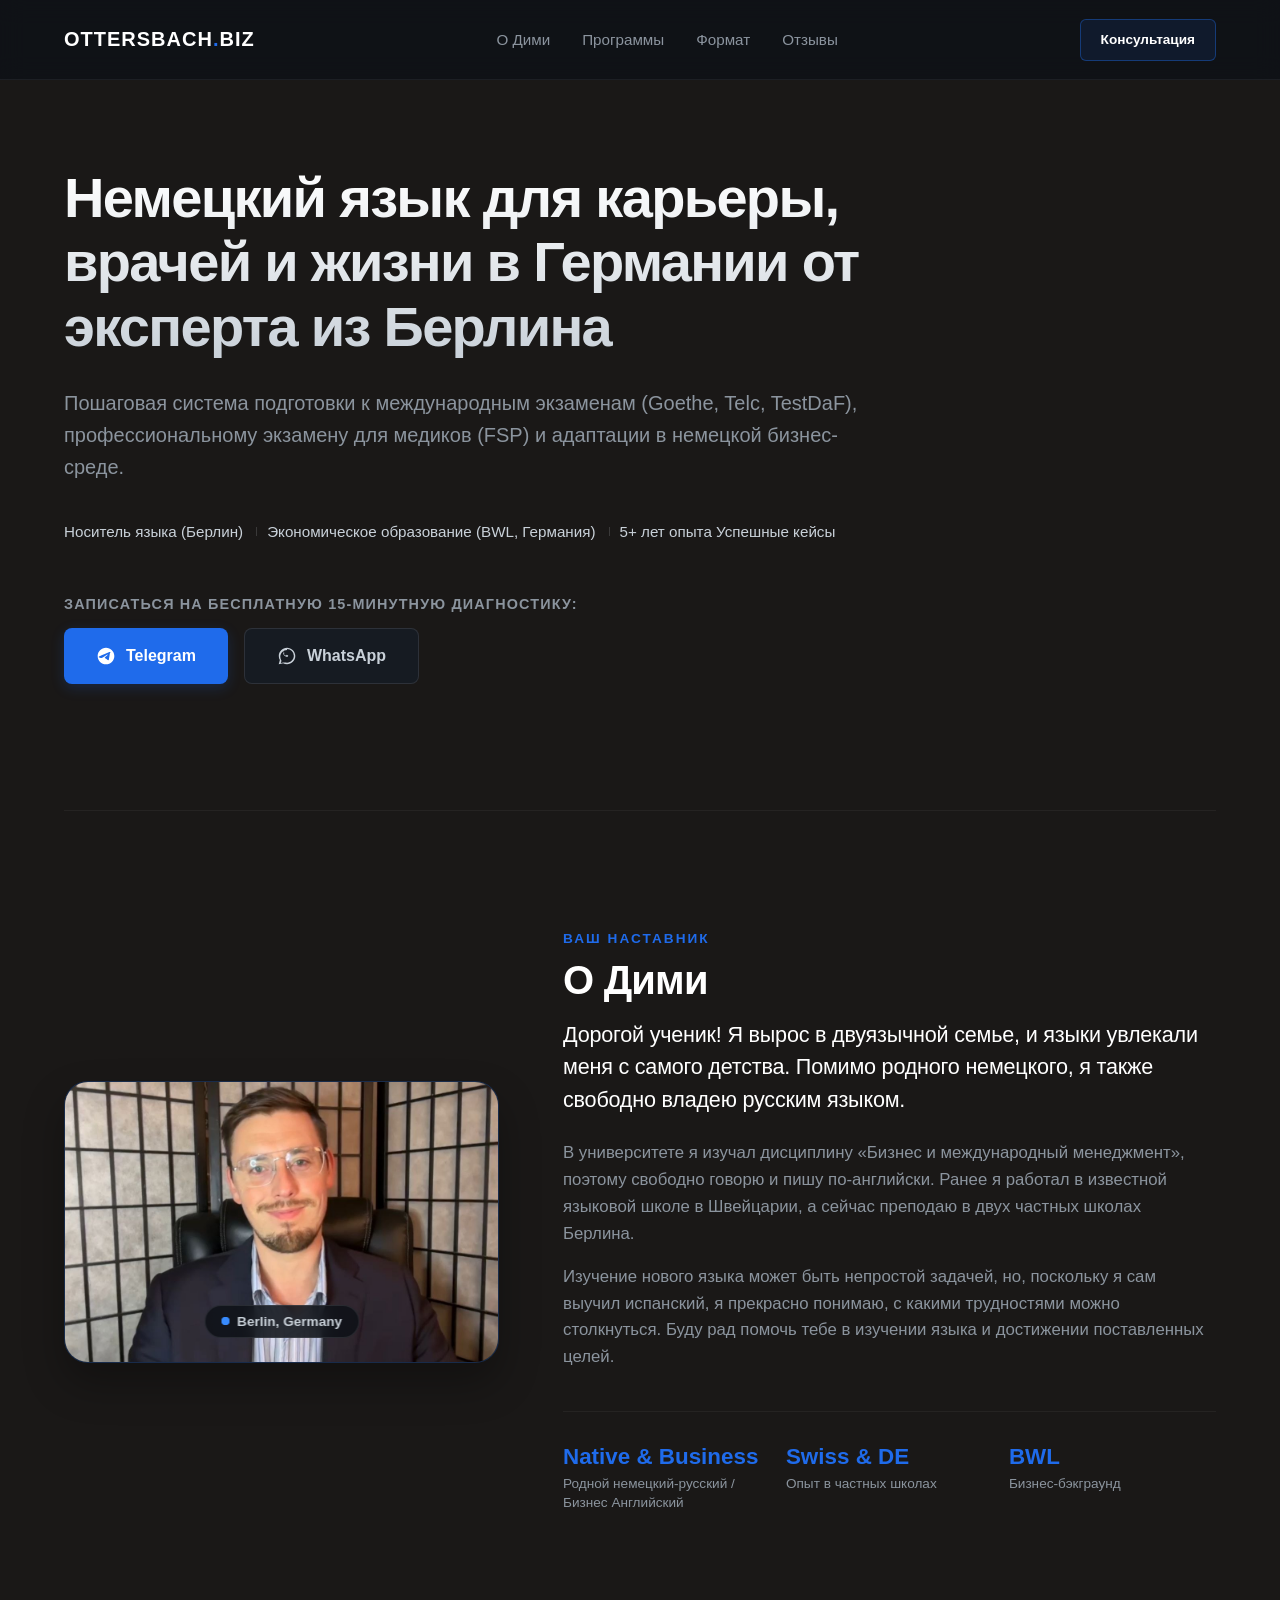
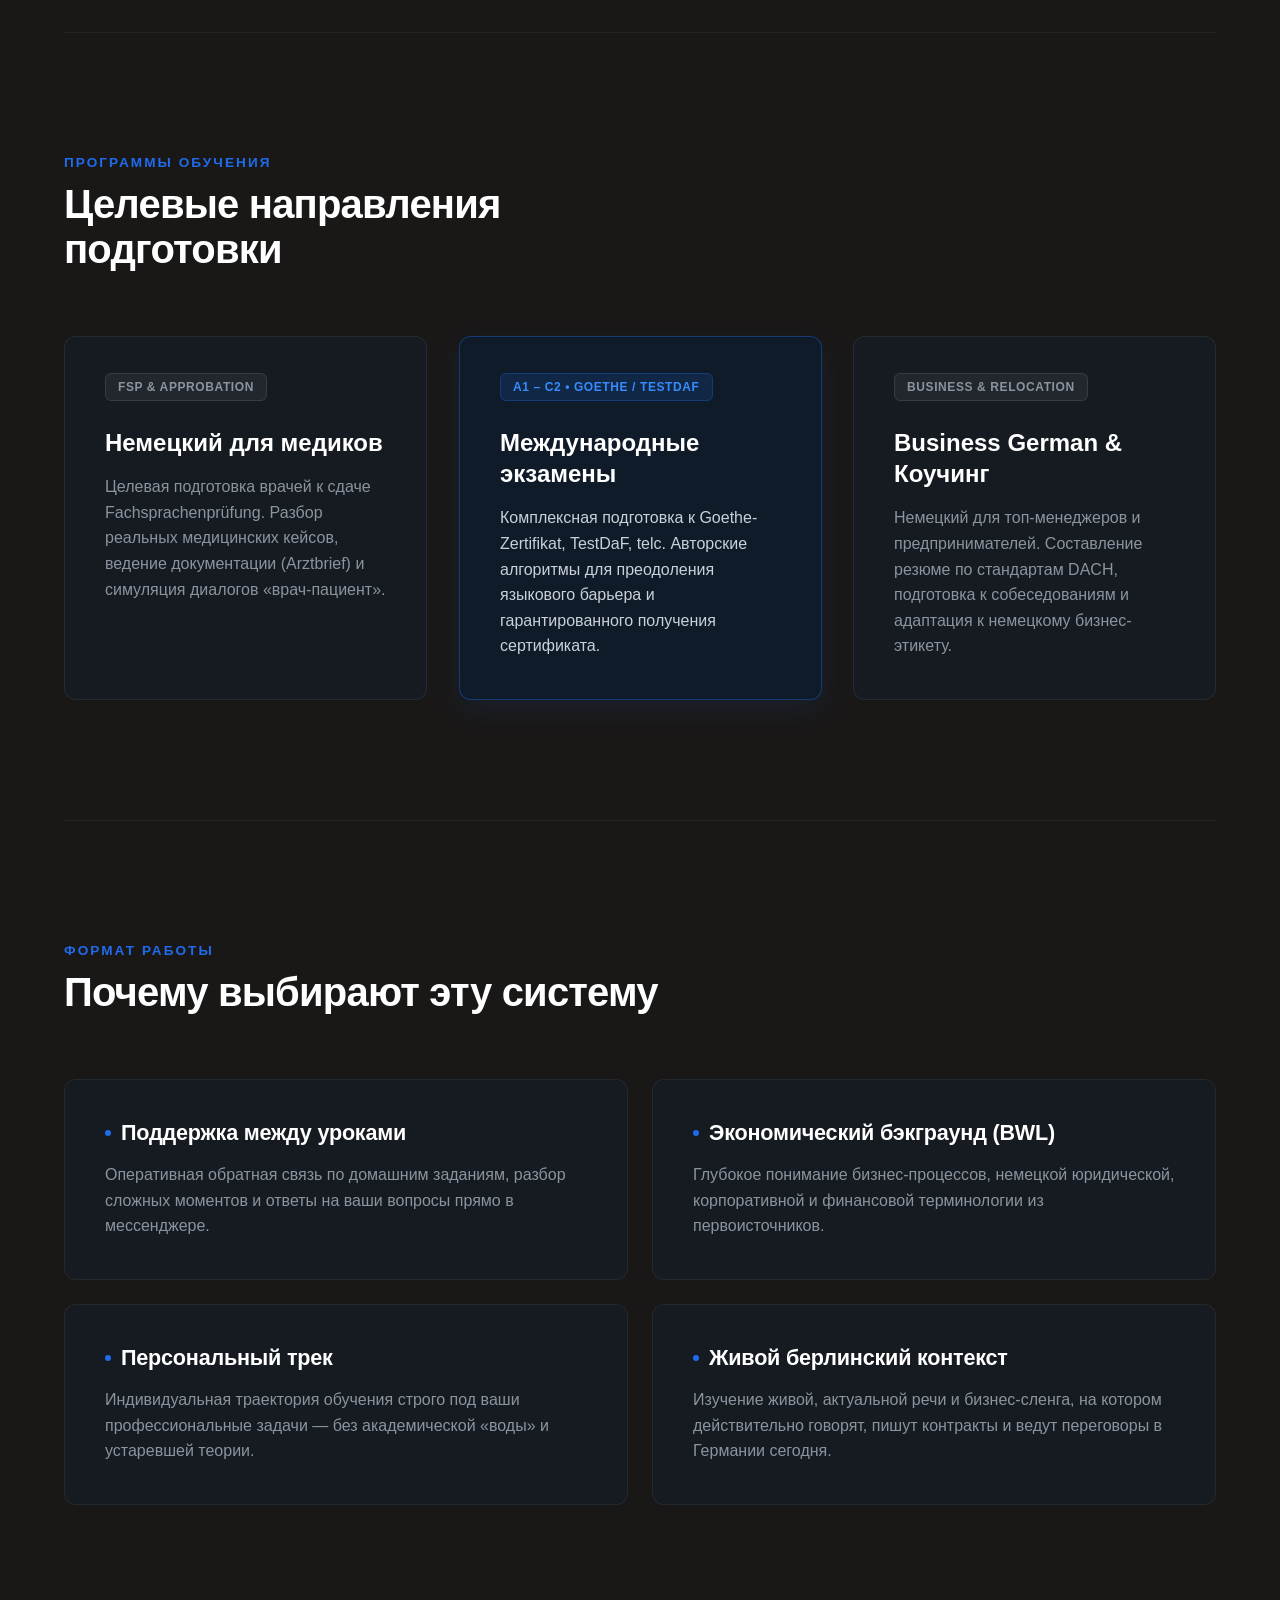
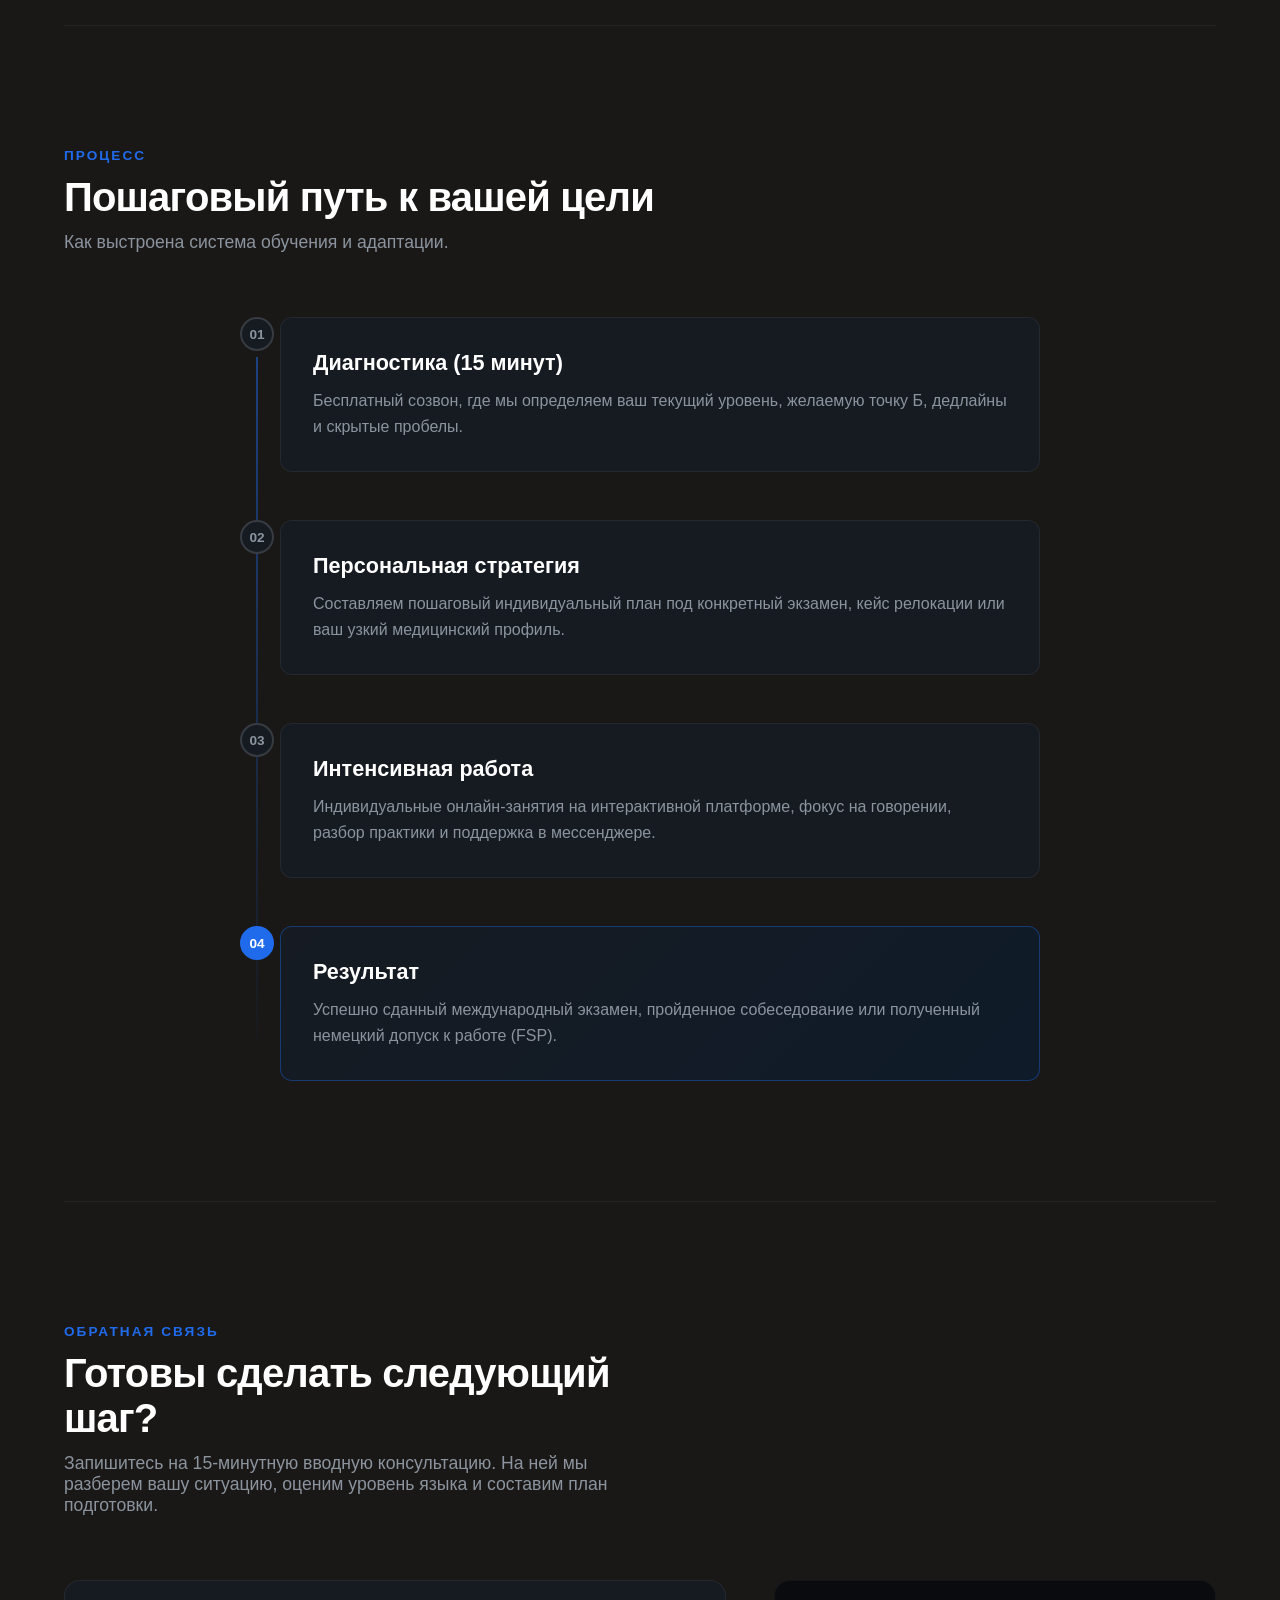
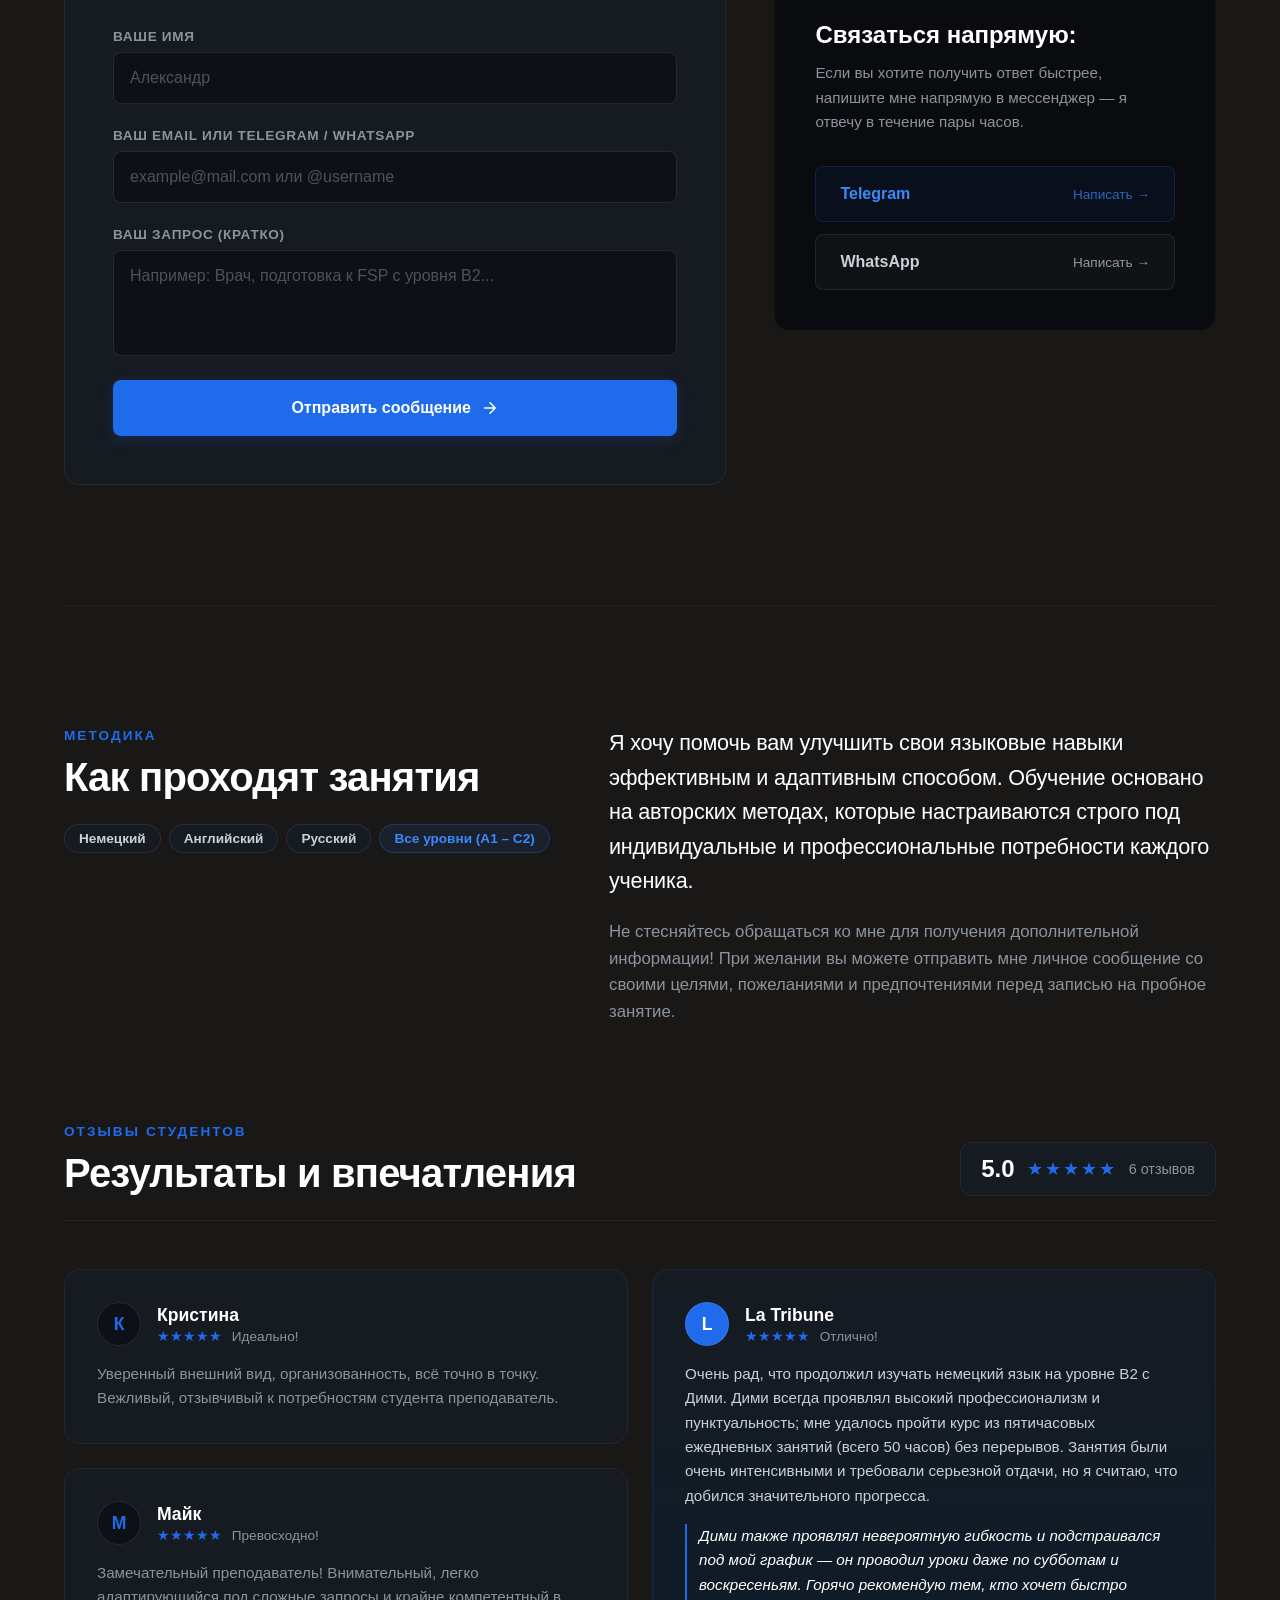
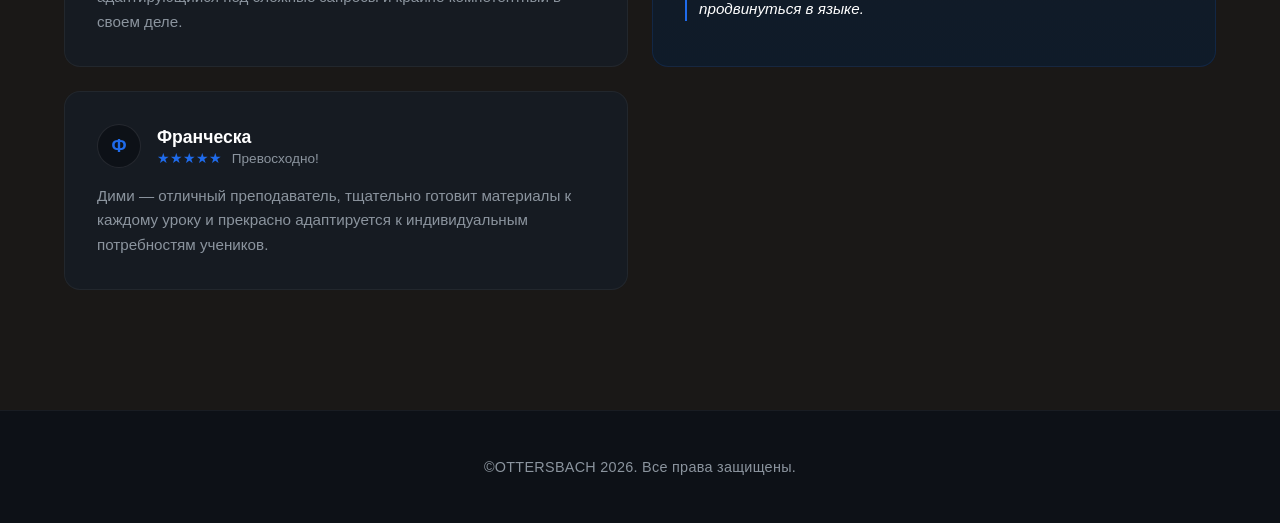
<file: index.html>
<!DOCTYPE html>
<html>
<head>
	<meta charset="utf-8">
	<meta name="viewport" content="width=device-width, initial-scale=1">
	<title>Немецкий язык для карьеры и врачей</title>
	<meta name="google-site-verification" content="y7qmqXjB9XDCtirf7opllsenslTbFjyKiylzVucHx1Q" />
	<meta name="description" content="Подготовка к немецкому языку для карьеры, врачей и жизни в Германии от эксперта из Берлина. Индивидуальный план обучения и подготовка к FSP. Запишитесь на диагностику!">
    
    <!-- keywords -->
    <meta name="keywords" content="немецкий язык, немецкий для врачей, подготовка к FSP, немецкий для карьеры, переезд в Германию, учитель немецкого Берлин, курсы немецкого онлайн">
    
    <!-- Open Tags for socials -->
    <meta property="og:title" content="Немецкий язык для карьеры и врачей от эксперта из Берлина">
    <meta property="og:description" content="Запишитесь на 15-минутную вводную консультацию. Оценим уровень языка и составим план подготовки к переезду.">
    <meta property="og:type" content="website">
    <meta property="og:url" content="https://ottersbach.biz">
    <!-- Site preview -->
    <meta property="og:image" content="https://ottersbach.biz">
	<link rel="icon" type="image/png" href="images/flags.png">
	<link rel="stylesheet" type="text/css" href="global.css">
</head>
<body>
	<header class="site-header">
    	<div class="header-container">
        	<a href="#" class="logo">
            	OTTERSBACH<span class="logo-dot">.</span>BIZ
        	</a>

        	<!-- Navigation -->
        	<nav class="desktop-nav">
            	<a href=".expert-section" class="nav-link">О Дими</a>
				<a href=".programs-section" class="nav-link">Программы</a>
            	<a href=".skills-section" class="nav-link">Формат</a>
            	<a href=".reviews-wrapper" class="nav-link">Отзывы</a>
        	</nav>

        	<!-- CTA -->
        	<div class="header-action">
            	<a href=".contact-section" class="btn-header">Консультация</a>
        	</div>
    	</div>
	</header>

	<main class="main-container">
    <section class="hero-section">
        <div class="content-block">
            <!-- Main Header-->
            <h1 class="main-title">Немецкий язык для карьеры, врачей и жизни в Германии от эксперта из Берлина</h1>
            <p class="description">
                Пошаговая система подготовки к международным экзаменам (Goethe, Telc, TestDaF), профессиональному экзамену для медиков (FSP) и адаптации в немецкой бизнес-среде.
            </p>
            
            <ul class="badge-flex">
                <li class="badge">Носитель языка (Берлин)</li>
                <li class="badge">Экономическое образование (BWL, Германия)</li>
                <li class="badge">5+ лет опыта  Успешные кейсы</li>    
            </ul>
        
            <div class="cta-container">
                <p class="cta-label">Записаться на бесплатную 15-минутную диагностику:</p>
                <div class="button-group">
                    <a href="https://t.me/DIMIOTT" class="btn btn-telegram" target="_blank" rel="noopener">
                        <svg viewBox="0 0 24 24" class="btn-icon"><path d="M12 2C6.48 2 2 6.48 2 12s4.48 10 10 10 10-4.48 10-10S17.52 2 12 2zm4.64 6.8c-.15 1.58-.8 5.42-1.13 7.19-.14.75-.42 1-.68 1.03-.58.05-1.02-.38-1.58-.75-.88-.58-1.38-.94-2.23-1.5-1-.65-.35-1.01.22-1.59.15-.15 2.71-2.48 2.76-2.69.01-.03.01-.14-.07-.2-.08-.06-.19-.04-.27-.02-.12.02-1.96 1.25-5.54 3.66-.52.36-1 .53-1.42.52-.47-.01-1.37-.26-2.03-.48-.82-.27-1.47-.42-1.42-.88.03-.24.35-.49.96-.74 3.78-1.65 6.31-2.74 7.58-3.27 3.61-1.51 4.36-1.77 4.85-1.78.11 0 .35.03.5.16.13.12.17.29.18.41 0 .04-.01.17-.02.22z"/></svg>
                        Telegram
                    </a>
                    <a href="https://wa.me/4915905375996" class="btn btn-whatsapp" target="_blank" rel="noopener">
                        <svg viewBox="0 0 24 24" class="btn-icon"><path d="M12.04 2c-5.46 0-9.91 4.45-9.91 9.91 0 1.75.46 3.45 1.32 4.95L2.05 22l5.25-1.38c1.45.79 3.08 1.21 4.74 1.21 5.46 0 9.91-4.45 9.91-9.91 0-2.62-1.02-5.1-2.87-6.95C17.15 3.02 14.66 2 12.04 2zm0 1.66c2.18 0 4.23.85 5.77 2.39a8.16 8.16 0 0 1 2.39 5.77c0 4.51-3.67 8.18-8.18 8.18-1.44 0-2.85-.38-4.1-.1l-.29-.17-3.05.8.81-2.97-.19-.3a8.14 8.14 0 0 1-1.25-4.24c0-4.51 3.67-8.18 8.19-8.18zm-3.6 3.86c-.2 0-.34.05-.47.16-.13.11-.51.5-.51 1.21s.52 1.4.59 1.5c.07.1 1.01 1.55 2.46 2.18.34.15.61.24.82.31.35.11.66.1.91.06.28-.04.85-.35 1.01-.74.15-.38.15-.72.11-.79-.04-.07-.16-.11-.33-.2-.17-.08-1.01-.5-1.17-.55-.16-.06-.27-.08-.39.11-.12.18-.45.56-.55.68-.1.11-.2.13-.37.04-.17-.08-.71-.26-1.35-.83-.5-.45-.83-.99-.93-1.16-.1-.17-.01-.27.08-.35.08-.08.17-.2.25-.3.09-.1.12-.17.18-.29.06-.12.03-.23-.01-.31-.04-.08-.39-.95-.54-1.31-.14-.35-.29-.3-.39-.31l-.33-.01z"/></svg>
                        WhatsApp
                    </a>
                </div>
            </div>
        </div>
    </section>
	<section class="expert-section animate-on-scroll">
    	<div class="expert-grid">
        	<div class="expert-visual animate-on-scroll">
    			<img src="images/avatar.jpg" alt="Dimi -  german language teacher" class="expert-photo">
    			<div class="expert-location-tag">
        			<span class="pulse-dot"></span> Berlin, Germany
    			</div>
			</div>

        	<div class="expert-content animate-on-scroll">
            	<span class="section-subtitle">Ваш наставник</span>
            	<h2 class="section-title">О Дими</h2>
            
            	<p class="expert-lead-text">
                Дорогой ученик! Я вырос в двуязычной семье, и языки увлекали меня с самого детства. Помимо родного немецкого, я также свободно владею русским языком.
            	</p>
            
            	<p class="expert-description-text">
                В университете я изучал дисциплину «Бизнес и международный менеджмент», поэтому свободно говорю и пишу по-английски. Ранее я работал в известной языковой школе в Швейцарии, а сейчас преподаю в двух частных школах Берлина.
            	</p>
            
            	<p class="expert-description-text">
                	Изучение нового языка может быть непростой задачей, но, поскольку я сам выучил испанский, я прекрасно понимаю, с какими трудностями можно столкнуться. Буду рад помочь тебе в изучении языка и достижении поставленных целей.
            	</p>

            	<div class="expert-metrics">
                	<div class="metric-item">
                    	<span class="metric-value">Native & Business</span>
                    	<span class="metric-label">Родной немецкий-русский / Бизнес Английский</span>
                	</div>
                <div class="metric-item">
                    <span class="metric-value">Swiss & DE</span>
                    <span class="metric-label">Опыт в частных школах</span>
                </div>
                <div class="metric-item">
                    <span class="metric-value">BWL</span>
                    <span class="metric-label">Бизнес-бэкграунд</span>
                </div>
            		</div>
        		</div>
    		</div>
		</section>

		
		<section class="programs-section animate-on-scroll">
    	<div class="section-header">
        	<span class="section-subtitle">Программы обучения</span>
        	<h2 class="section-title">Целевые направления подготовки</h2>
    	</div>
    	<ul class="programs-grid">
        <!-- 1 Card Medicine -->
        	<li class="program-card animate-on-scroll">
            	<div class="card-head">
                	<span class="program-tag tag-medical">FSP & Approbation</span>
            	</div>
            	<h3 class="card-title">Немецкий для медиков</h3>
            	<p class="card-description">
                	Целевая подготовка врачей к сдаче Fachsprachenprüfung. Разбор реальных медицинских кейсов, ведение документации (Arztbrief) и симуляция диалогов «врач-пациент».
            	</p>
        	</li>
        <!-- 2 Card Exams -->
        	<li class="program-card card-highlight animate-on-scroll">
            	<div class="card-head">
                	<span class="program-tag tag-exam">A1 – C2 • Goethe / TestDaF</span>
            	</div>
            	<h3 class="card-title">Международные экзамены</h3>
            	<p class="card-description">
                	Комплексная подготовка к Goethe-Zertifikat, TestDaF, telc. Авторские алгоритмы для преодоления языкового барьера и гарантированного получения сертификата.
            	</p>
        	</li>
        <!-- 3 Card business -->
        	<li class="program-card animate-on-scroll">
            	<div class="card-head">
                	<span class="program-tag tag-business">Business & Relocation</span>
            	</div>
            	<h3 class="card-title">Business German & Коучинг</h3>
            	<p class="card-description">
                	Немецкий для топ-менеджеров и предпринимателей. Составление резюме по стандартам DACH, подготовка к собеседованиям и адаптация к немецкому бизнес-этикету.
            	</p>
        	</li>
    	</ul>
	</section>
	<section class="skills-section animate-on-scroll">
    	<div class="section-header animate-on-scroll">
        	<span class="section-subtitle animate-on-scroll">Формат работы</span>
        	<h2 class="section-title animate-on-scroll">Почему выбирают эту систему</h2>
    	</div>
    	<div class="skills-grid">
        	<!-- Item 1 -->
        	<div class="skill-card animate-on-scroll">
            	<h3 class="skill-card-title">Поддержка между уроками</h3>
            	<p class="skill-card-text">
                	Оперативная обратная связь по домашним заданиям, разбор сложных моментов и ответы на ваши вопросы прямо в мессенджере.
            	</p>
        	</div>
        	<!-- Item 2 -->
        	<div class="skill-card animate-on-scroll">
            	<h3 class="skill-card-title">Экономический бэкграунд (BWL)</h3>
            	<p class="skill-card-text">
                	Глубокое понимание бизнес-процессов, немецкой юридической, корпоративной и финансовой терминологии из первоисточников.
            	</p>
        	</div>
        	<!-- Item 3 -->
        	<div class="skill-card animate-on-scroll">
            	<h3 class="skill-card-title">Персональный трек</h3>
            	<p class="skill-card-text">
                	Индивидуальная траектория обучения строго под ваши профессиональные задачи — без академической «воды» и устаревшей теории.
            	</p>
        	</div>
        	<!-- Item 4 -->
        	<div class="skill-card animate-on-scroll">
            	<h3 class="skill-card-title">Живой берлинский контекст</h3>
            	<p class="skill-card-text">
                	Изучение живой, актуальной речи и бизнес-сленга, на котором действительно говорят, пишут контракты и ведут переговоры в Германии сегодня.
            	</p>
        	</div>
    	</div>
	</section>
	<section class="roadmap-section">
    	<div class="section-header animate-on-scroll">
        	<span class="section-subtitle">Процесс</span>
        	<h2 class="section-title">Пошаговый путь к вашей цели</h2>
        	<p class="section-description-text">Как выстроена система обучения и адаптации.</p>
    	</div>
    <!-- Container -->
    	<div class="roadmap-timeline">
        	<!-- Step 1 -->
        	<div class="roadmap-step animate-on-scroll">
            	<div class="step-badge">
                	<span class="step-number">01</span>
            	</div>
            	<div class="step-content">
                	<h3 class="step-title">Диагностика (15 минут)</h3>
                	<p class="step-text">Бесплатный созвон, где мы определяем ваш текущий уровень, желаемую точку Б, дедлайны и скрытые пробелы.</p>
            	</div>
        	</div>
        	<!-- Step 2 -->
        	<div class="roadmap-step animate-on-scroll">
            	<div class="step-badge">
                	<span class="step-number">02</span>
            	</div>
            <div class="step-content">
                <h3 class="step-title">Персональная стратегия</h3>
                <p class="step-text">Составляем пошаговый индивидуальный план под конкретный экзамен, кейс релокации или ваш узкий медицинский профиль.</p>
            </div>
        </div>
        <!-- Step 3 -->
        <div class="roadmap-step animate-on-scroll">
            <div class="step-badge">
                <span class="step-number">03</span>
            </div>
            <div class="step-content">
                <h3 class="step-title">Интенсивная работа</h3>
                <p class="step-text">Индивидуальные онлайн-занятия на интерактивной платформе, фокус на говорении, разбор практики и поддержка в мессенджере.</p>
            </div>
        </div>
        <!-- Step 4 -->
        <div class="roadmap-step step-success animate-on-scroll">
            <div class="step-badge">
                <span class="step-number">04</span>
            </div>
            <div class="step-content">
                <h3 class="step-title">Результат</h3>
                <p class="step-text">Успешно сданный международный экзамен, пройденное собеседование или полученный немецкий допуск к работе (FSP).</p>
            </div>
        </div>
    </div>
	</section>
	<section class="contact-section">
    	<div class="section-header">
        	<span class="section-subtitle">Обратная связь</span>
        	<h2 class="section-title">Готовы сделать следующий шаг?</h2>
        	<p class="section-description-text">Запишитесь на 15-минутную вводную консультацию. На ней мы разберем вашу ситуацию, оценим уровень языка и составим план подготовки.</p>
    	</div>
    	<div class="contact-grid-layout">
        <!-- Left -->
        	<div class="contact-form-wrapper">
            	<form class="contact-form" action="mailto:dimitri@ottersbach.biz" method="GET" enctype="text/plain" id="landing-contact-form">
    				<div class="form-group">
        				<label for="name" class="form-label">Ваше имя</label>
        				<input type="text" id="name" name="Имя клиента" class="form-input" placeholder="Александр" required>
    				</div>
    				<div class="form-group">
        				<label for="email" class="form-label">Ваш Email или Telegram / WhatsApp</label>
        				<input type="text" id="email" name="Контакты клиента" class="form-input" placeholder="example@mail.com или @username" required>
    				</div>
    				<div class="form-group">
        				<label for="message" class="form-label">Ваш запрос (кратко)</label>
        				<textarea id="message" name="Текст запроса" class="form-input form-textarea" rows="4" placeholder="Например: Врач, подготовка к FSP с уровня B2..." required></textarea>
    				</div>
    				<button type="submit" class="btn btn-submit" id="submit-btn">
        				Отправить сообщение 
        				<svg viewBox="0 0 24 24" class="btn-arrow"><path d="M5 12h14M12 5l7 7-7 7" stroke="currentColor" stroke-width="2" fill="none" stroke-linecap="round" stroke-linejoin="round"/></svg>
    				</button>
				</form>
        	</div>
        	<div class="contact-info-wrapper">
            		<div class="direct-connections-panel">
                		<h3 class="panel-title">Связаться напрямую:</h3>
                		<p class="panel-text">Если вы хотите получить ответ быстрее, напишите мне напрямую в мессенджер — я отвечу в течение пары часов.</p>
                		<div class="connections-stack">
                    		<a href="https://t.me/DIMIOTT" target="_blank" rel="noopener" class="conn-card conn-telegram">
                        		<span class="conn-name">Telegram</span>
                        		<span class="conn-action">Написать &rarr;</span>
                    		</a>
                    		<a href="https://wa.me/4915905375996" target="_blank" rel="noopener" class="conn-card conn-whatsapp">
                        		<span class="conn-name">WhatsApp</span>
                        		<span class="conn-action">Написать &rarr;</span>
                    		</a>
                		</div>
            		</div>
        	</div>
    	</div>
	</section>
<section class="about-lessons-section animate-on-scroll">
    <div class="lessons-intro-grid">
        <div class="lessons-meta animate-on-scroll">
            <span class="section-subtitle">Методика</span>
            <h2 class="section-title">Как проходят занятия</h2>
            
            <div class="language-tags">
                <span class="lang-badge">Немецкий</span>
                <span class="lang-badge">Английский</span>
                <span class="lang-badge">Русский</span>
                <span class="lang-level">Все уровни (A1 – C2)</span>
            </div>
        </div>
        
        <div class="lessons-text-block animate-on-scroll">
            <p class="lessons-main-text">
                Я хочу помочь вам улучшить свои языковые навыки эффективным и адаптивным способом. Обучение основано на авторских методах, которые настраиваются строго под индивидуальные и профессиональные потребности каждого ученика.
            </p>
            <p class="lessons-sub-text">
                Не стесняйтесь обращаться ко мне для получения дополнительной информации! При желании вы можете отправить мне личное сообщение со своими целями, пожеланиями и предпочтениями перед записью на пробное занятие.
            </p>
        </div>
    </div>

    <div class="reviews-wrapper animate-on-scroll">
        <div class="reviews-header animate-on-scroll">
            <div class="reviews-title-box">
                <span class="section-subtitle">Отзывы студентов</span>
                <h2 class="section-title">Результаты и впечатления</h2>
            </div>
            <div class="rating-total-badge">
                <span class="rating-number">5.0</span>
                <div class="rating-stars">★★★★★</div>
                <span class="rating-count">6 отзывов</span>
            </div>
        </div>

        <div class="reviews-grid animate-on-scroll">
            <!-- Kristin -->
            <div class="review-card animate-on-scroll">
                <div class="review-user">
                    <div class="user-avatar">К</div>
                    <div class="user-info">
                        <h4 class="user-name">Кристина</h4>
                        <div class="user-rating">★★★★★ <span class="rating-label">Идеально!</span></div>
                    </div>
                </div>
                <p class="review-text">
                    Уверенный внешний вид, организованность, всё точно в точку. Вежливый, отзывчивый к потребностям студента преподаватель.
                </p>
            </div>

            <!-- La Tribune -->
            <div class="review-card card-wide animate-on-scroll">
                <div class="review-user">
                    <div class="user-avatar">L</div>
                    <div class="user-info">
                        <h4 class="user-name">La Tribune</h4>
                        <div class="user-rating">★★★★★ <span class="rating-label">Отлично!</span></div>
                    </div>
                </div>
                <p class="review-text">
                    Очень рад, что продолжил изучать немецкий язык на уровне B2 с Дими. Дими всегда проявлял высокий профессионализм и пунктуальность; мне удалось пройти курс из пятичасовых ежедневных занятий (всего 50 часов) без перерывов. Занятия были очень интенсивными и требовали серьезной отдачи, но я считаю, что добился значительного прогресса.
                </p>
                <p class="review-text italic-highlight">
                    Дими также проявлял невероятную гибкость и подстраивался под мой график — он проводил уроки даже по субботам и воскресеньям. Горячо рекомендую тем, кто хочет быстро продвинуться в языке.
                </p>
            </div>

            <!-- Mike -->
            <div class="review-card animate-on-scroll">
                <div class="review-user">
                    <div class="user-avatar">М</div>
                    <div class="user-info">
                        <h4 class="user-name">Майк</h4>
                        <div class="user-rating">★★★★★ <span class="rating-label">Превосходно!</span></div>
                    </div>
                </div>
                <p class="review-text">
                    Замечательный преподаватель! Внимательный, легко адаптирующийся под сложные запросы и крайне компетентный в своем деле.
                </p>
            </div>

            <!-- Francesca-->
            <div class="review-card animate-on-scroll">
                <div class="review-user">
                    <div class="user-avatar">Ф</div>
                    <div class="user-info">
                        <h4 class="user-name">Франческа</h4>
                        <div class="user-rating">★★★★★ <span class="rating-label">Превосходно!</span></div>
                    </div>
                </div>
                <p class="review-text">
                    Дими — отличный преподаватель, тщательно готовит материалы к каждому уроку и прекрасно адаптируется к индивидуальным потребностям учеников.
                </p>
            </div>
        </div>
    </div>
</section>

</main>
<footer class="site-footer">
    <div class="footer-container">
        <p class="copyright">&copy;OTTERSBACH 2026. Все права защищены.</p>
    </div>
</footer>
<script>
    // smooth scrl
    document.addEventListener('DOMContentLoaded', () => {
        const navLinks = document.querySelectorAll('.nav-link, .btn-header');

        navLinks.forEach(link => {
            link.addEventListener('click', function(e) {
                const targetSelector = this.getAttribute('href');
                
                if (targetSelector && (targetSelector.startsWith('.') || targetSelector.startsWith('#'))) {
                    e.preventDefault();

                    const targetSection = document.querySelector(targetSelector);
                    
                    if (targetSection) {
                        const headerOffset = 90;
                        const elementPosition = targetSection.getBoundingClientRect().top;
                        const offsetPosition = elementPosition + window.pageYOffset - headerOffset;

                        window.scrollTo({
                            top: offsetPosition,
                            behavior: 'smooth'
                        });
                    }
                }
            });
        });
    });

    // animation script on scroll
    document.addEventListener('DOMContentLoaded', () => {
        const observerOptions = {
            root: null,
            rootMargin: '0px 0px -80px 0px',
            threshold: 0.1
        };

        const observer = new IntersectionObserver((entries, observer) => {
            entries.forEach(entry => {
                if (entry.isIntersecting) {
                    entry.target.classList.add('is-visible');
                    observer.unobserve(entry.target); 
                }
            });
        }, observerOptions);

        const animatedElements = document.querySelectorAll('.animate-on-scroll');
        animatedElements.forEach(el => observer.observe(el));
    });
</script>
</body>
</html>
</file>
<file: global.css>
* {
    box-sizing: border-box;
    margin: 0;
    padding: 0;
}

html {
    scroll-behavior: smooth;
    background-color: /*#0D1117*/#1A1817;
    color: #FFFFFF;
    font-family: -apple-system, BlinkMacSystemFont, "Inter", "Segoe UI", Roboto, Helvetica, Arial, sans-serif;
    -webkit-font-smoothing: antialiased;
}

/* ==========================================================================
   Nav Global
   ========================================================================== */
html {
    scroll-behavior: smooth;
    scroll-padding-top: 100px; 
}

/* ==========================================================================
   Scrollbar
   ========================================================================== */
::-webkit-scrollbar {
    width: 10px;
}
::-webkit-scrollbar-track {
    background: #090B0E; 
}

::-webkit-scrollbar-thumb {
    background: #161B22; 
    border: 2px solid #090B0E;
    border-radius: 10px;
}
::-webkit-scrollbar-thumb:hover {
    background: #1F6BEB; 
}
.animate-on-scroll {
    opacity: 0;
    transform: translateY(40px);
    transition: opacity 0.8s cubic-bezier(0.16, 1, 0.3, 1), 
                transform 0.8s cubic-bezier(0.16, 1, 0.3, 1);
    will-change: opacity, transform;
}
.animate-on-scroll.is-visible {
    opacity: 1;
    transform: translateY(0);
}
.skills-grid .skill-card:nth-child(2),
.programs-grid .program-card:nth-child(2) { 
    transition-delay: 0.15s; 
}
.programs-grid .program-card:nth-child(3) {
    transition-delay: 0.3s; 
}

/* ==========================================================================
    HEADER////\\\\\
   ========================================================================== */
.site-header {
    position: fixed;
    top: 0;
    left: 0;
    width: 100%;
    height: 80px;
    z-index: 1000;
    background-color: rgba(13, 17, 23, 0.75); 
    backdrop-filter: blur(12px);
    -webkit-backdrop-filter: blur(12px);
    border-bottom: 1px solid rgba(240, 246, 252, 0.06);
    transition: all 0.3s ease;
}

.header-container {
    max-width: 1200px;
    height: 100%;
    margin: 0 auto;
    padding: 0 24px;
    display: flex;
    align-items: center;
    justify-content: space-between;
}

/*
=================================
    LOGO
=================================
*/

.logo {
    font-size: 1.25rem;
    font-weight: 800;
    letter-spacing: 0.05em;
    color: #FFFFFF;
    text-decoration: none;
    transition: var(--transition-smooth);
}

.logo-dot {
    color: #1F6BEB;
}
.desktop-nav {
    display: flex;
    gap: 32px;
}

.nav-link {
    font-size: 0.95rem;
    font-weight: 500;
    color: #8B949E;
    text-decoration: none;
    transition: color 0.25s ease;
    position: relative;
}

.nav-link:hover {
    color: #FFFFFF;
}
.nav-link::after {
    content: "";
    position: absolute;
    bottom: -6px;
    left: 0;
    width: 0;
    height: 2px;
    background-color: #1F6BEB;
    transition: width 0.25s ease;
}

.nav-link:hover::after {
    width: 100%;
}

.btn-header {
    display: inline-flex;
    align-items: center;
    justify-content: center;
    height: 42px;
    padding: 0 20px;
    font-size: 0.85rem;
    font-weight: 600;
    color: #FFFFFF;
    background-color: rgba(31, 107, 235, 0.1);
    border: 1px solid rgba(31, 107, 235, 0.4);
    border-radius: 6px;
    text-decoration: none;
    transition: all 0.3s ease;
}

.btn-header:hover {
    background-color: #1F6BEB;
    border-color: #1F6BEB;
    box-shadow: 0 4px 12px rgba(31, 107, 235, 0.3);
    transform: translateY(-1px);
}

.main-container {
    width: 100%;
    max-width: 1200px;
    margin: 0 auto;
    padding: 0 24px;
}

.hero-section {
    display: flex;
    align-items: center;
    min-height: 90vh;
    padding: 140px 0 100px 0;
}

.content-block {
    max-width: 800px;
}
.main-title {
    font-size: 3.5rem;
    font-weight: 700;
    line-height: 1.15;
    letter-spacing: -0.03em;
    margin-bottom: 28px;
    background: linear-gradient(180deg, #FFFFFF 0%, #C9D1D9 100%);
    -webkit-background-clip: text;
    -webkit-text-fill-color: transparent;
}

.description {
    font-size: 1.25rem;
    line-height: 1.6;
    color: #8B949E; /* greyish */
    margin-bottom: 40px;
    font-weight: 400;
}
.badge-flex {
    display: flex;
    flex-wrap: wrap;
    gap: 12px 24px;
    list-style: none;
    margin-bottom: 56px;
    padding: 0;
}

.badge {
    font-size: 0.95rem;
    color: #C9D1D9;
    display: flex;
    align-items: center;
    position: relative;
}
.badge:not(:last-child)::after {
    content: "";
    position: absolute;
    right: -14px;
    top: 25%;
    width: 1px;
    height: 50%;
    background-color: rgba(240, 246, 252, 0.15);
}
.cta-container {
    display: flex;
    flex-direction: column;
    gap: 16px;
}

.cta-label {
    font-size: 0.9rem;
    text-transform: uppercase;
    letter-spacing: 0.08em;
    color: #8B949E;
    font-weight: 600;
}

.button-group {
    display: flex;
    gap: 16px;
}

.btn {
    display: inline-flex;
    align-items: center;
    justify-content: center;
    gap: 10px;
    height: 56px;
    padding: 0 32px;
    font-size: 1rem;
    font-weight: 600;
    text-decoration: none;
    border-radius: 8px;
    transition: all 0.3s cubic-bezier(0.25, 0.8, 0.25, 1);
}

.btn-telegram {
    background-color: #1F6BEB;
    color: #FFFFFF;
    box-shadow: 0 4px 14px rgba(31, 107, 235, 0.2);
}

.btn-telegram:hover {
    background-color: #388BFD;
    transform: translateY(-2px);
    box-shadow: 0 6px 20px rgba(31, 107, 235, 0.4);
}
.btn-whatsapp {
    background-color: #161B22;
    color: #C9D1D9;
    border: 1px solid rgba(240, 246, 252, 0.1);
}

.btn-whatsapp:hover {
    background-color: #21262D;
    color: #FFFFFF;
    border-color: rgba(240, 246, 252, 0.3);
    transform: translateY(-2px);
}
.btn-icon {
    width: 20px;
    height: 20px;
    fill: currentColor;
}

/* ==========================================================================
   Programs
   ========================================================================== */

.programs-section {
    padding: 120px 0;
    border-top: 1px solid rgba(240, 246, 252, 0.05);
}

.section-header {
    margin-bottom: 64px;
    max-width: 600px;
}

.section-subtitle {
    display: inline-block;
    font-size: 0.85rem;
    text-transform: uppercase;
    letter-spacing: 0.15em;
    color: #1F6BEB; /* bluish */
    font-weight: 700;
    margin-bottom: 12px;
}

.section-title {
    font-size: 2.5rem;
    font-weight: 700;
    letter-spacing: -0.02em;
    color: #FFFFFF;
}

.programs-grid {
    display: grid;
    grid-template-columns: repeat(3, 1fr);
    gap: 32px;
    list-style: none;
    padding: 0;
}

.program-card {
    background-color: #161B22;
    border: 1px solid rgba(240, 246, 252, 0.07);
    border-radius: 12px;
    padding: 40px;
    display: flex;
    flex-direction: column;
    min-height: 340px;
    transition: all 0.4s cubic-bezier(0.25, 0.8, 0.25, 1);
    position: relative;
    overflow: hidden;
}

.program-card:not(.card-highlight):hover {
    transform: translateY(-8px);
    border-color: rgba(240, 246, 252, 0.2);
    background-color: #1c212a;
}

.program-card.card-highlight {
    background-color: #0F1B29;
    border: 1px solid rgba(31, 107, 235, 0.4); /* bluish */
    box-shadow: 0 10px 30px rgba(31, 107, 235, 0.1);
}

.program-card.card-highlight:hover {
    transform: translateY(-8px);
    border-color: #1F6BEB;
    box-shadow: 0 15px 40px rgba(31, 107, 235, 0.2);
}
.card-head {
    margin-bottom: 32px;
}
.program-tag {
    font-size: 0.75rem;
    font-weight: 600;
    text-transform: uppercase;
    letter-spacing: 0.05em;
    padding: 6px 12px;
    border-radius: 6px;
    background-color: rgba(240, 246, 252, 0.05);
    color: #8B949E;
    border: 1px solid rgba(240, 246, 252, 0.1);
}
.card-highlight .program-tag {
    background-color: rgba(31, 107, 235, 0.15);
    color: #388BFD;
    border-color: rgba(31, 107, 235, 0.3);
}

.card-title {
    font-size: 1.5rem;
    font-weight: 600;
    line-height: 1.3;
    margin-bottom: 16px;
    color: #FFFFFF;
}

.card-description {
    font-size: 1rem;
    line-height: 1.6;
    color: #8B949E;
    font-weight: 400;
}

.card-highlight .card-description {
    color: #C9D1D9;
}
/* ====================================================================
   SKILLS
   ==================================================================== */

.skills-section {
    padding: 120px 0;
    border-top: 1px solid rgba(240, 246, 252, 0.05);
}

/* 2 columns desktop */
.skills-grid {
    display: grid;
    grid-template-columns: repeat(2, 1fr);
    gap: 24px;
}
.skill-card {
    background-color: #161B22;
    border: 1px solid rgba(240, 246, 252, 0.06);
    border-radius: 12px;
    padding: 40px;
    transition: all 0.4s cubic-bezier(0.16, 1, 0.3, 1);
    position: relative;
}

.skill-card:hover {
    border-color: rgba(31, 107, 235, 0.4);
    background-color: #0F1B29; 
    transform: translateY(-4px);
}

.skill-card-title {
    font-size: 1.35rem;
    font-weight: 600;
    color: #FFFFFF;
    margin-bottom: 16px;
    letter-spacing: -0.01em;
    display: flex;
    align-items: center;
    gap: 10px;
}

.skill-card-title::before {
    content: "";
    display: inline-block;
    width: 6px;
    height: 6px;
    background-color: #1F6BEB;
    border-radius: 50%;
}

.skill-card-text {
    font-size: 1rem;
    line-height: 1.6;
    color: #8B949E; /* greyish */
    font-weight: 400;
}

.skill-card:hover .skill-card-text {
    color: #C9D1D9;
}
/* =================================================
   ROADMAP TIMELINE
   ================================================= */

.roadmap-section {
    padding: 120px 0;
    border-top: 1px solid rgba(240, 246, 252, 0.05);
}

.section-description-text {
    font-size: 1.1rem;
    color: #8B949E;
    margin-top: 12px;
}

.roadmap-timeline {
    position: relative;
    max-width: 800px;
    margin: 64px auto 0 auto;
    padding-left: 40px; 
}

.roadmap-timeline::before {
    content: "";
    position: absolute;
    left: 16px;
    top: 40px;
    bottom: 40px;
    width: 2px;
    background: linear-gradient(180deg, rgba(31, 107, 235, 0.5) 0%, rgba(22, 27, 34, 0.5) 100%);
}

.roadmap-step {
    position: relative;
    margin-bottom: 48px;
    display: flex;
    gap: 32px;
}

.roadmap-step:last-child {
    margin-bottom: 0;
}

.step-badge {
    position: absolute;
    left: -40px;
    top: 0;
    width: 34px;
    height: 34px;
    background-color: #161B22;
    border: 2px solid rgba(240, 246, 252, 0.15);
    border-radius: 50%;
    display: flex;
    align-items: center;
    justify-content: center;
    z-index: 2;
    transition: all 0.3s ease;
}

.step-number {
    font-size: 0.85rem;
    font-weight: 700;
    color: #8B949E;
}

.step-content {
    background-color: #161B22;
    border: 1px solid rgba(240, 246, 252, 0.06);
    border-radius: 12px;
    padding: 32px;
    width: 100%;
    transition: all 0.4s cubic-bezier(0.16, 1, 0.3, 1);
}

.step-title {
    font-size: 1.35rem;
    font-weight: 600;
    color: #FFFFFF;
    margin-bottom: 12px;
}

.step-text {
    font-size: 1rem;
    line-height: 1.6;
    color: #8B949E;
}

.roadmap-step:hover .step-content {
    border-color: rgba(31, 107, 235, 0.3);
    background-color: #1c212a;
}

.roadmap-step:hover .step-badge {
    border-color: #1F6BEB;
    background-color: #0F1B29;
    box-shadow: 0 0 12px rgba(31, 107, 235, 0.5);
}

.roadmap-step:hover .step-number {
    color: #FFFFFF;
}

.roadmap-step.step-success .step-badge {
    border-color: #1F6BEB;
    background-color: #1F6BEB;
}

.roadmap-step.step-success .step-number {
    color: #FFFFFF;
}

.roadmap-step.step-success .step-content {
    background: linear-gradient(135deg, #161B22 0%, #0F1B29 100%);
    border-color: rgba(31, 107, 235, 0.4);
}


/* ====================================================================
   CONTACT SECTION
   ==================================================================== */

.contact-section {
    padding: 120px 0;
    border-top: 1px solid rgba(240, 246, 252, 0.05);
}

.contact-grid-layout {
    display: grid;
    grid-template-columns: 1.2fr 0.8fr;
    gap: 48px;
    margin-top: 56px;
    align-items: start;
}

/* --- Form style --- */
.contact-form-wrapper {
    background-color: #161B22; 
    border: 1px solid rgba(240, 246, 252, 0.06);
    border-radius: 16px;
    padding: 48px;
}

.contact-form {
    display: flex;
    flex-direction: column;
    gap: 24px;
}

.form-group {
    display: flex;
    flex-direction: column;
    gap: 8px;
}

.form-label {
    font-size: 0.85rem;
    font-weight: 600;
    text-transform: uppercase;
    letter-spacing: 0.05em;
    color: #8B949E;
}

.form-input {
    width: 100%;
    height: 52px;
    background-color: #0D1117; 
    border: 1px solid rgba(240, 246, 252, 0.1);
    border-radius: 8px;
    padding: 0 16px;
    font-size: 1rem;
    color: #FFFFFF;
    font-family: inherit;
    transition: all 0.3s cubic-bezier(0.25, 0.8, 0.25, 1);
}

.form-textarea {
    height: auto;
    padding: 16px;
    resize: none;
}

.form-input:focus {
    outline: none;
    border-color: #1F6BEB;
    box-shadow: 0 0 0 3px rgba(31, 107, 235, 0.15);
    background-color: #0d131f; /* light blue */
}

.form-input::placeholder {
    color: rgba(139, 148, 158, 0.5);
}

/* Form button sender */
.btn-submit {
    width: 100%;
    background-color: #1F6BEB;
    color: #FFFFFF;
    border: none;
    cursor: pointer;
    font-family: inherit;
    box-shadow: 0 4px 14px rgba(31, 107, 235, 0.2);
}

.btn-submit:hover {
    background-color: #388BFD;
    transform: translateY(-2px);
    box-shadow: 0 6px 20px rgba(31, 107, 235, 0.4);
}

.btn-arrow {
    width: 18px;
    height: 18px;
    transition: transform 0.3s ease;
}

.btn-submit:hover .btn-arrow {
    transform: translateX(4px);
}
.form-success-message {
    text-align: center;
    padding: 40px 20px;
    display: flex;
    flex-direction: column;
    align-items: center;
    justify-content: center;
    gap: 16px;
    animation: fadeInSuccess 0.5s ease forwards;
}

.success-icon {
    width: 60px;
    height: 60px;
    background-color: rgba(31, 107, 235, 0.1);
    border: 2px solid #1F6BEB;
    color: #388BFD;
    border-radius: 50%;
    display: flex;
    align-items: center;
    justify-content: center;
    font-size: 1.8rem;
    font-weight: 700;
}

@keyframes fadeInSuccess {
    from { opacity: 0; transform: scale(0.95); }
    to { opacity: 1; transform: scale(1); }
}

.direct-connections-panel {
    background-color: #090B0E;
    border: 1px solid rgba(240, 246, 252, 0.04);
    border-radius: 16px;
    padding: 40px;
}

.panel-title {
    font-size: 1.5rem;
    font-weight: 600;
    color: #FFFFFF;
    margin-bottom: 12px;
}

.panel-text {
    font-size: 0.95rem;
    line-height: 1.6;
    color: #8B949E;
    margin-bottom: 32px;
}

.connections-stack {
    display: flex;
    flex-direction: column;
    gap: 12px;
}

.conn-card {
    display: flex;
    justify-content: space-between;
    align-items: center;
    height: 56px;
    padding: 0 24px;
    border-radius: 8px;
    text-decoration: none;
    font-weight: 600;
    font-size: 1rem;
    transition: all 0.3s ease;
}

.conn-telegram {
    background-color: rgba(31, 107, 235, 0.06);
    border: 1px solid rgba(31, 107, 235, 0.2);
    color: #388BFD;
}

.conn-telegram:hover {
    background-color: #1F6BEB;
    color: #FFFFFF;
    border-color: #1F6BEB;
    transform: translateX(4px);
}

.conn-whatsapp {
    background-color: rgba(240, 246, 252, 0.03);
    border: 1px solid rgba(240, 246, 252, 0.08);
    color: #C9D1D9;
}

.conn-whatsapp:hover {
    background-color: #161B22;
    color: #FFFFFF;
    border-color: rgba(240, 246, 252, 0.2);
    transform: translateX(4px);
}

.conn-action {
    font-size: 0.85rem;
    opacity: 0.7;
    font-weight: 400;
}
/* 
About section
*/

.about-lessons-section {
    padding: 120px 0;
    border-top: 1px solid rgba(240, 246, 252, 0.05);
}

.lessons-intro-grid {
    display: grid;
    grid-template-columns: 0.9fr 1.1fr;
    gap: 48px;
    margin-bottom: 96px;
}

.language-tags {
    display: flex;
    flex-wrap: wrap;
    gap: 8px;
    margin-top: 24px;
}

.lang-badge {
    font-size: 0.85rem;
    font-weight: 600;
    padding: 6px 14px;
    background-color: #161B22;
    border: 1px solid rgba(240, 246, 252, 0.08);
    border-radius: 20px;
    color: #C9D1D9;
}

.lang-level {
    font-size: 0.85rem;
    font-weight: 600;
    padding: 6px 14px;
    background-color: rgba(31, 107, 235, 0.1);
    border: 1px solid rgba(31, 107, 235, 0.3);
    border-radius: 20px;
    color: #388BFD;
}

.lessons-main-text {
    font-size: 1.35rem;
    line-height: 1.6;
    color: #FFFFFF;
    margin-bottom: 20px;
    font-weight: 400;
    letter-spacing: -0.01em;
}

.lessons-sub-text {
    font-size: 1.05rem;
    line-height: 1.6;
    color: #8B949E;
}


.reviews-header {
    display: flex;
    justify-content: space-between;
    align-items: flex-end;
    margin-bottom: 48px;
    border-bottom: 1px solid rgba(240, 246, 252, 0.05);
    padding-bottom: 24px;
}

.rating-total-badge {
    display: flex;
    align-items: center;
    gap: 12px;
    background-color: #161B22;
    padding: 12px 20px;
    border-radius: 12px;
    border: 1px solid rgba(240, 246, 252, 0.06);
}

.rating-number {
    font-size: 1.5rem;
    font-weight: 700;
    color: #FFFFFF;
}

.rating-stars {
    color: #1F6BEB; 
    font-size: 1.1rem;
    letter-spacing: 2px;
}

.rating-count {
    font-size: 0.9rem;
    color: #8B949E;
}

.reviews-grid {
    display: grid;
    grid-template-columns: repeat(2, 1fr);
    gap: 24px;
}

.review-card {
    background-color: #161B22;
    border: 1px solid rgba(240, 246, 252, 0.05);
    border-radius: 16px;
    padding: 32px;
    display: flex;
    flex-direction: column;
    gap: 16px;
    transition: all 0.3s ease;
}

.review-card:hover {
    border-color: rgba(240, 246, 252, 0.15);
    background-color: #1c212a;
}

.card-wide {
    grid-row: span 2;
    background: linear-gradient(180deg, #161B22 0%, #0F1B29 100%);
    border-color: rgba(31, 107, 235, 0.15);
}

.review-user {
    display: flex;
    align-items: center;
    gap: 16px;
}

.user-avatar {
    width: 44px;
    height: 44px;
    background-color: #0D1117;
    border: 1px solid rgba(240, 246, 252, 0.1);
    border-radius: 50%;
    display: flex;
    align-items: center;
    justify-content: center;
    font-weight: 600;
    color: #1F6BEB;
    font-size: 1.1rem;
}

.card-wide .user-avatar {
    background-color: #1F6BEB;
    color: #FFFFFF;
}

.user-name {
    font-size: 1.1rem;
    font-weight: 600;
    color: #FFFFFF;
}

.user-rating {
    font-size: 0.85rem;
    color: #1F6BEB;
    margin-top: 2px;
}

.rating-label {
    color: #8B949E;
    margin-left: 6px;
    font-weight: 400;
}

/* Текст отзыва */
.review-text {
    font-size: 0.95rem;
    line-height: 1.6;
    color: #8B949E;
}

.card-wide .review-text {
    color: #C9D1D9;
}

.italic-highlight {
    border-left: 2px solid #1F6BEB;
    padding-left: 12px;
    font-style: italic;
    color: #FFFFFF !important;
}


/* ============================================================
   EXPERT SECTION
   ============================================================ */

.expert-section {
    padding: 120px 0;
    border-top: 1px solid rgba(240, 246, 252, 0.05);
}

/* 40% to 60% */
.expert-grid {
    display: grid;
    grid-template-columns: 0.8fr 1.2fr;
    gap: 64px;
    align-items: center;
}

.expert-visual {
    background-color: #161B22;
    border: 1px solid rgba(31, 107, 235, 0.2);
    border-radius: 24px;
    position: relative;
    overflow: hidden;
    box-shadow: 0 20px 40px rgba(0, 0, 0, 0.3);
    display: flex;
    align-items: flex-start;
}
.expert-photo {
    width: 100%;
    height: auto;
    display: block;
    object-fit: cover;
    
    object-position: top center; 
}
.expert-avatar-large {
    /*font-size: 6rem;
    font-weight: 800;
    color: #1F6BEB;
    background: linear-gradient(180deg, #1F6BEB 0%, #388BFD 100%);
    -webkit-background-clip: text;
    -webkit-text-fill-color: transparent;
    letter-spacing: -0.05em;
    user-select: none;*/
}

.expert-location-tag {
    position: absolute;
    bottom: 24px;
    left: 50%;
    transform: translateX(-50%);
    display: inline-flex;
    align-items: center;
    gap: 8px;
    background-color: rgba(13, 17, 23, 0.85);
    backdrop-filter: blur(8px);
    -webkit-backdrop-filter: blur(8px);
    border: 1px solid rgba(240, 246, 252, 0.1);
    padding: 8px 16px;
    border-radius: 20px;
    font-size: 0.85rem;
    font-weight: 600;
    color: #C9D1D9;
    z-index: 10;
}

.pulse-dot {
    width: 8px;
    height: 8px;
    background-color: #388BFD;
    border-radius: 50%;
    position: relative;
}

.pulse-dot::after {
    content: "";
    position: absolute;
    width: 100%;
    height: 100%;
    top: 0;
    left: 0;
    background-color: #388BFD;
    border-radius: 50%;
    animation: locationPulse 2s infinite ease-in-out;
}

@keyframes locationPulse {
    0% { transform: scale(1); opacity: 1; }
    100% { transform: scale(2.5); opacity: 0; }
}

/* --- right side text --- */
.expert-content {
    display: flex;
    flex-direction: column;
}

.expert-lead-text {
    font-size: 1.35rem;
    line-height: 1.5;
    color: #FFFFFF;
    margin: 16px 0 24px 0;
    font-weight: 500;
    letter-spacing: -0.01em;
}

.expert-description-text {
    font-size: 1.05rem;
    line-height: 1.6;
    color: #8B949E;
    margin-bottom: 16px;
}

.expert-description-text:last-of-type {
    margin-bottom: 40px; 
}

.expert-metrics {
    display: grid;
    grid-template-columns: repeat(3, 1fr);
    gap: 16px;
    border-top: 1px solid rgba(240, 246, 252, 0.05);
    padding-top: 32px;
}

.metric-item {
    display: flex;
    flex-direction: column;
    gap: 4px;
}

.metric-value {
    font-size: 1.4rem;
    font-weight: 700;
    color: #1F6BEB; /* bluish */
}

.metric-label {
    font-size: 0.85rem;
    color: #8B949E;
    line-height: 1.4;
}
/* ====================================================================
   FOOTER
   ==================================================================== */

.site-footer {
    width: 100%;
    padding: 48px 0;
    background-color: #0D1117;
    border-top: 1px solid rgba(240, 246, 252, 0.05);
}

.footer-container {
    max-width: 1200px;
    margin: 0 auto;
    padding: 0 24px;
    display: flex;
    justify-content: center;
    align-items: center;
}

.copyright {
    font-size: 0.9rem;
    color: #8B949E; /* grey */
    font-weight: 400;
    letter-spacing: 0.02em;
    text-align: center;
}

/* ==========================================================================
   Adaptiveness
   ========================================================================== */
@media (max-width: 1024px) {
    .programs-grid {
        grid-template-columns: 1fr;
        gap: 24px;
    }
    
    .programs-section {
        padding: 80px 0;
    }
    
    .section-title {
        font-size: 2rem;
    }
    
    .program-card {
        padding: 32px;
        min-height: auto;
    }
}

@media (max-width: 968px) {
    .lessons-intro-grid {
        grid-template-columns: 1fr;
        gap: 24px;
        margin-bottom: 64px;
    }

    .lessons-main-text {
        font-size: 1.15rem;
    }

    .reviews-header {
        flex-direction: column;
        align-items: flex-start;
        gap: 16px;
    }

    .reviews-grid {
        grid-template-columns: 1fr; 
    }

    .card-wide {
        grid-row: auto;
    }
    .expert-grid {
        grid-template-columns: 1fr; 
        gap: 40px;
    }

    .expert-visual {
        max-width: 500px;
        margin: 0 auto;
    }

    .expert-avatar-large {
        font-size: 4.5rem;
    }

    .expert-lead-text {
        font-size: 1.2rem;
    }

    .expert-metrics {
        grid-template-columns: 1fr;
        gap: 20px;
        padding-top: 24px;
    }
    .contact-grid-layout {
        grid-template-columns: 1fr;
        gap: 32px;
    }

    .contact-form-wrapper, .direct-connections-panel {
        padding: 32px 24px;
    }
}
@media (max-width: 768px) {
    .site-header {
        height: 64px;
    }
    .desktop-nav {
        display: none; 
    }
    .btn-header {
        height: 38px;
        padding: 0 16px;
        font-size: 0.8rem;
    }
    .roadmap-section {
        padding: 80px 0;
    }

    .roadmap-timeline {
        padding-left: 32px;
        margin-top: 40px;
    }

    .roadmap-timeline::before {
        left: 12px;
    }

    .step-badge {
        left: -32px;
        width: 28px;
        height: 28px;
    }

    .step-number {
        font-size: 0.75rem;
    }

    .step-content {
        padding: 24px;
    }

    .step-title {
        font-size: 1.15rem;
    }
    .hero-section {
        padding: 100px 0 60px 0;
        min-height: auto;
    }

    .main-title {
        font-size: 2.2rem;
        margin-bottom: 20px;
    }

    .description {
        font-size: 1.1rem;
        margin-bottom: 32px;
    }

    .badge-flex {
        flex-direction: column;
        gap: 12px;
        margin-bottom: 40px;
    }

    .badge:not(:last-child)::after {
        display: none;
    }

    .button-group {
        flex-direction: column;
        width: 100%;
    }

    .btn {
        width: 100%;
        height: 60px;
    }
        .skills-section {
        padding: 80px 0;
    }

    .skills-grid {
        grid-template-columns: 1fr;
        gap: 16px;
    }

    .skill-card {
        padding: 32px 24px;
    }
    
    .skill-card-title {
        font-size: 1.2rem;
    }
    .site-footer {
        padding: 32px 0;
    }
    
    .copyright {
        font-size: 0.85rem;
    }
}
</file>
